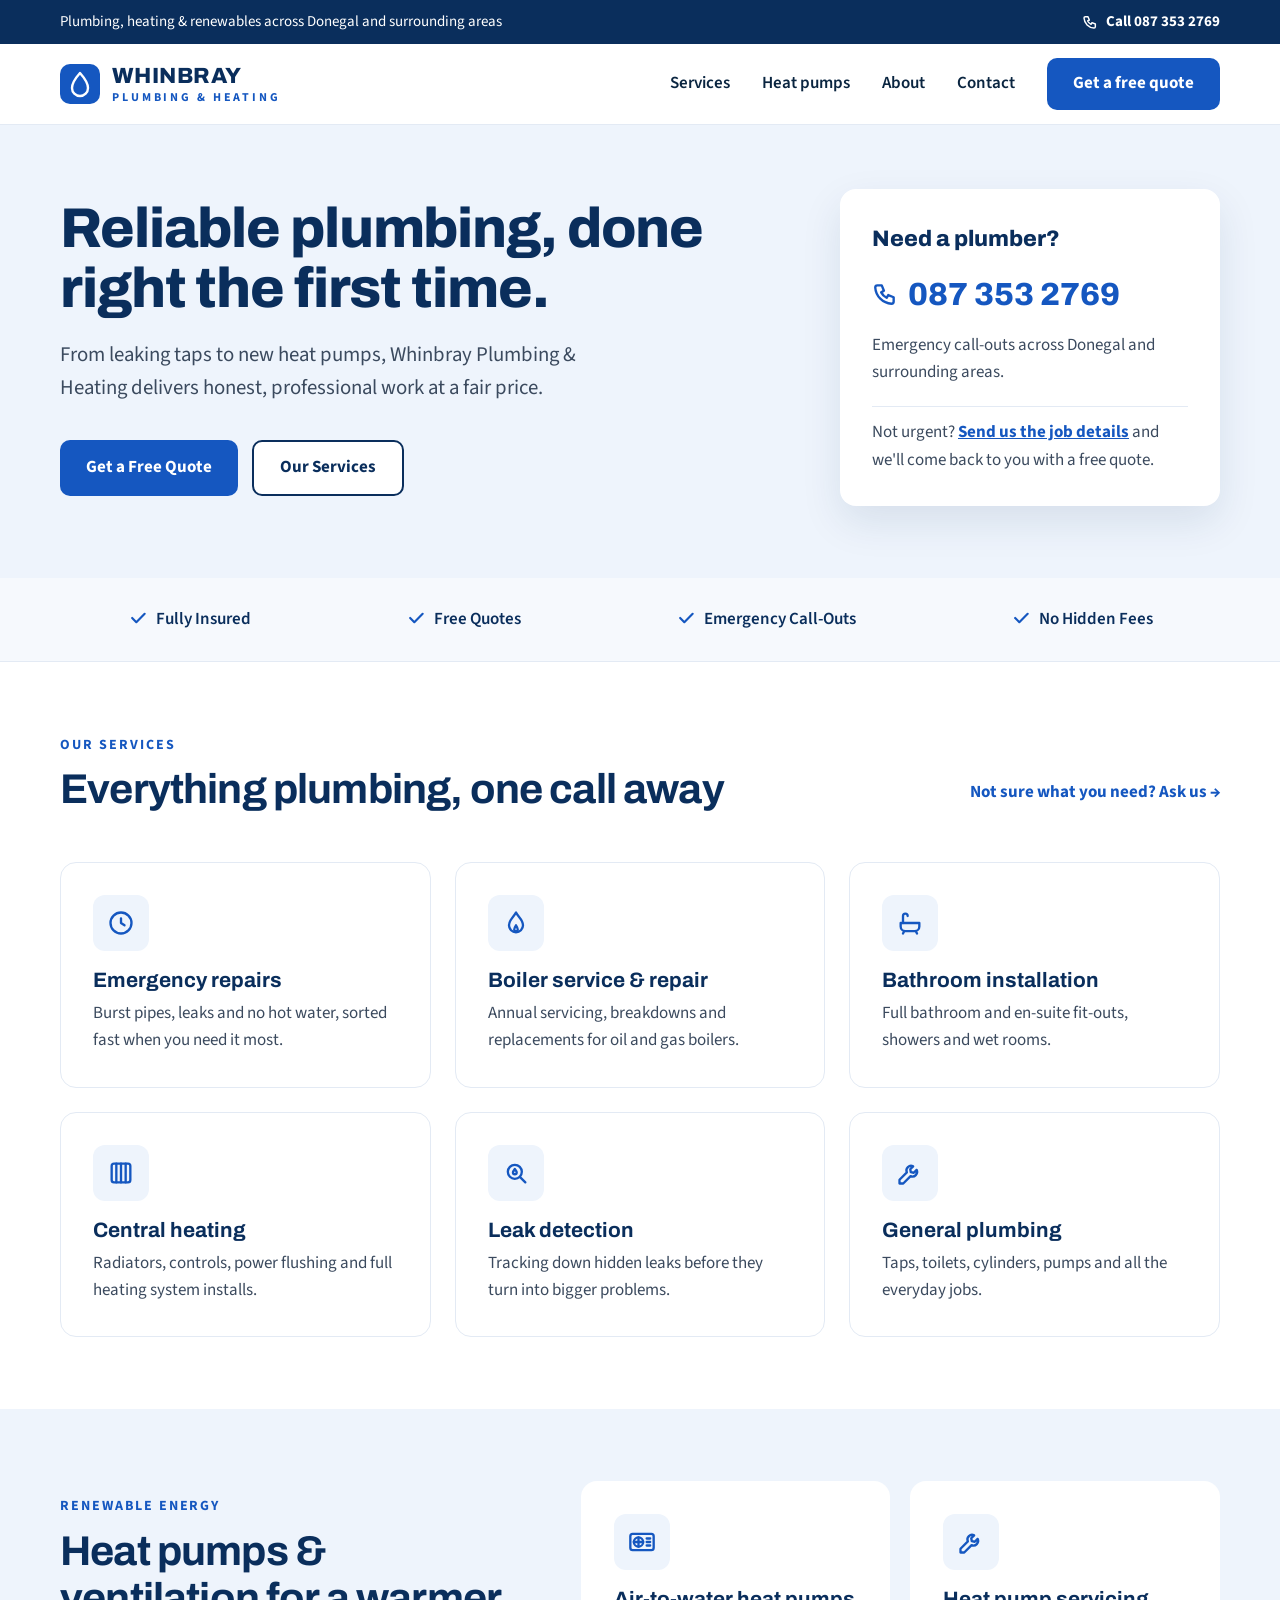
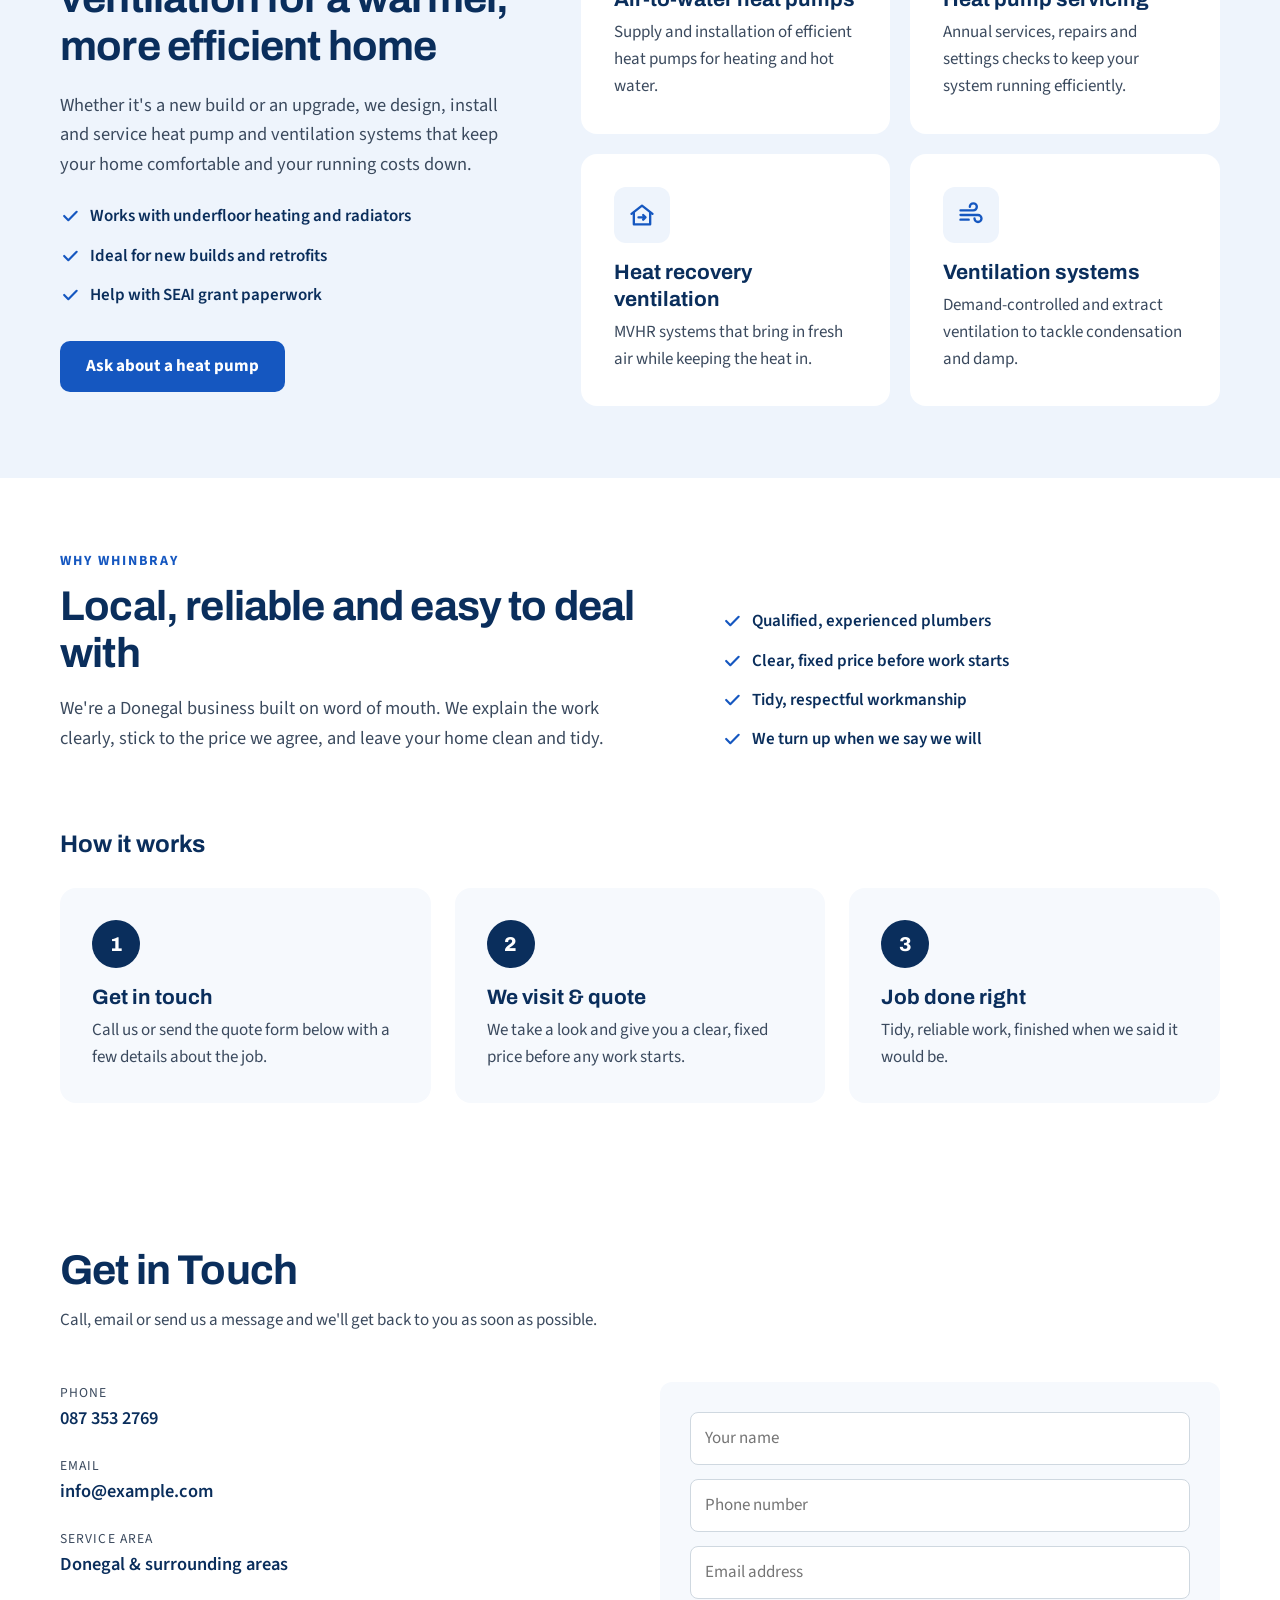
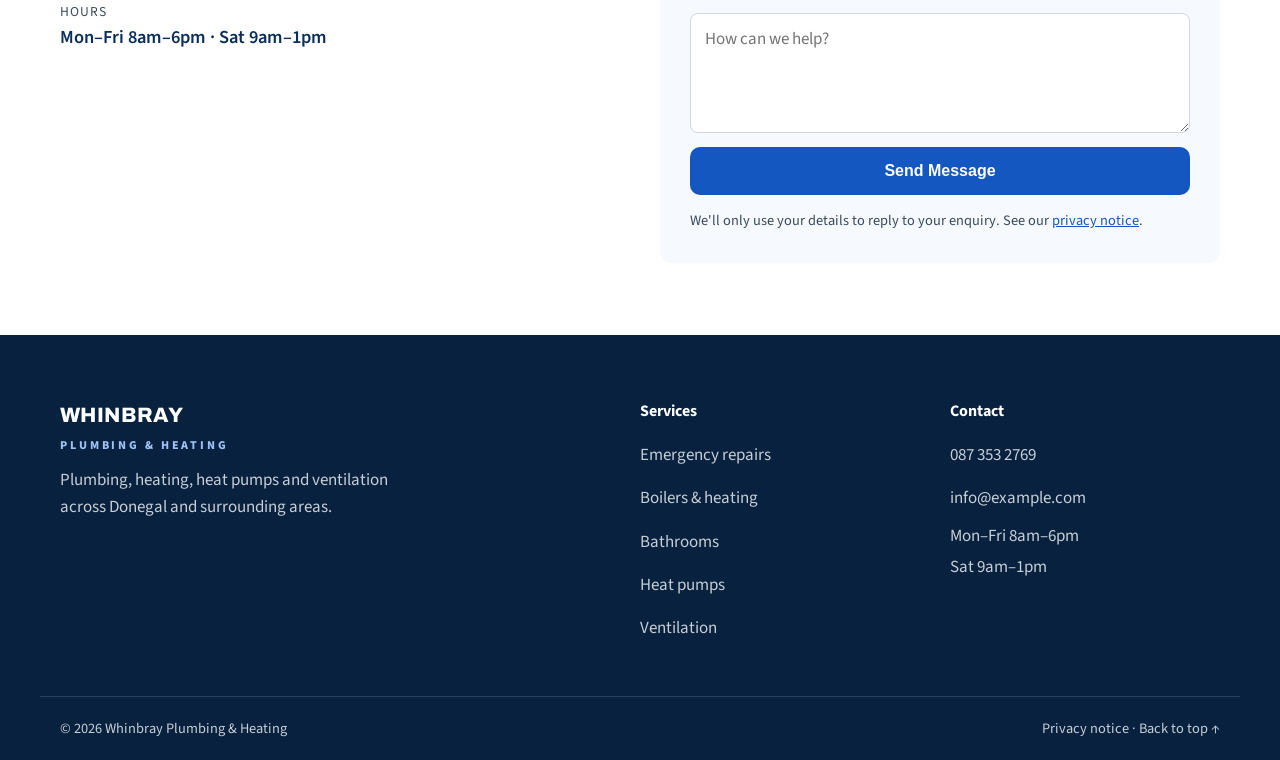
<file: index.html>
<!DOCTYPE html>
<html lang="en-IE">
<head>
  <script>document.documentElement.classList.add("js")</script>
  <meta charset="UTF-8">
  <meta name="viewport" content="width=device-width, initial-scale=1.0">
  <title>Whinbray Plumbing &amp; Heating | Plumbers in Donegal</title>
  <meta name="description" content="Whinbray Plumbing &amp; Heating — reliable plumbing, heating, heat pumps and ventilation across Donegal and surrounding areas. Free quotes and emergency call-outs.">
  <!-- Social sharing (WhatsApp, Facebook, LinkedIn, X) -->
  <!-- TODO once the domain is live: add og:url and make og:image absolute, e.g. https://DOMAIN/icons/og-image.png -->
  <meta property="og:type" content="website">
  <meta property="og:site_name" content="Whinbray Plumbing &amp; Heating">
  <meta property="og:title" content="Whinbray Plumbing &amp; Heating | Plumbers in Donegal">
  <meta property="og:description" content="Plumbing, heating, heat pumps and ventilation across Donegal and surrounding areas. Free quotes and emergency call-outs.">
  <meta property="og:locale" content="en_IE">
  <meta property="og:image" content="icons/og-image.png">
  <meta property="og:image:width" content="1200">
  <meta property="og:image:height" content="630">
  <meta property="og:image:alt" content="Whinbray Plumbing &amp; Heating, plumbing, heating, heat pumps and ventilation across Donegal. Call 087 353 2769.">
  <meta name="twitter:card" content="summary_large_image">

  <!-- Business details for Google (local search) -->
  <!-- TODO once confirmed: add "url", "email" and "openingHoursSpecification" -->
  <script type="application/ld+json">
  {
    "@context": "https://schema.org",
    "@type": "Plumber",
    "name": "Whinbray Plumbing & Heating",
    "description": "Plumbing, heating, heat pumps and ventilation across Donegal and surrounding areas. Free quotes and emergency call-outs.",
    "telephone": "+353873532769",
    "address": {
      "@type": "PostalAddress",
      "addressRegion": "Co. Donegal",
      "addressCountry": "IE"
    },
    "areaServed": {
      "@type": "AdministrativeArea",
      "name": "County Donegal"
    },
    "makesOffer": [
      { "@type": "Offer", "itemOffered": { "@type": "Service", "name": "Emergency plumbing repairs" } },
      { "@type": "Offer", "itemOffered": { "@type": "Service", "name": "Boiler service and repair" } },
      { "@type": "Offer", "itemOffered": { "@type": "Service", "name": "Bathroom installation" } },
      { "@type": "Offer", "itemOffered": { "@type": "Service", "name": "Central heating" } },
      { "@type": "Offer", "itemOffered": { "@type": "Service", "name": "Leak detection" } },
      { "@type": "Offer", "itemOffered": { "@type": "Service", "name": "Air-to-water heat pump installation and servicing" } },
      { "@type": "Offer", "itemOffered": { "@type": "Service", "name": "Heat recovery ventilation (MVHR)" } }
    ]
  }
  </script>

  <!-- Favicon: logo mark placeholder until the client's new logo arrives -->
  <link rel="icon" href="favicon.ico" sizes="any">
  <link rel="icon" href="icons/favicon.svg" type="image/svg+xml">
  <link rel="apple-touch-icon" href="icons/apple-touch-icon.png">
  <meta name="theme-color" content="#0a2e5c">
  <link rel="preconnect" href="https://fonts.googleapis.com">
  <link rel="preconnect" href="https://fonts.gstatic.com" crossorigin>
  <link href="https://fonts.googleapis.com/css2?family=Archivo:wght@700;800&family=Source+Sans+3:wght@400;600;700&display=swap" rel="stylesheet">
  <!-- Bump ?v= whenever styles.css changes so browsers fetch the new file instead of a cached one -->
  <link rel="stylesheet" href="styles.css?v=2026-11-15.5">
</head>
<body>

  <div class="topbar">
    <div class="container topbar-inner">
      <span class="topbar-area">Plumbing, heating &amp; renewables across Donegal and surrounding areas</span>
      <a href="tel:+353873532769" class="topbar-phone">
        <svg width="16" height="16" viewBox="0 0 24 24" fill="none" stroke="currentColor" stroke-width="2.2" stroke-linecap="round" stroke-linejoin="round" aria-hidden="true"><path d="M5 4h4l2 5-2.5 1.5a11 11 0 0 0 5 5L15 13l5 2v4a2 2 0 0 1-2 2A16 16 0 0 1 3 6a2 2 0 0 1 2-2"/></svg>
        Call 087 353 2769
      </a>
    </div>
  </div>

  <header class="site-header">
    <div class="container nav">
      <a href="#" class="logo" aria-label="Whinbray Plumbing &amp; Heating, home">
        <svg class="logo-mark" width="40" height="40" viewBox="0 0 40 40" fill="none" aria-hidden="true"><rect width="40" height="40" rx="10" fill="#1557C0"/><path d="M20 9s-8 9-8 15a8 8 0 0 0 16 0c0-6-8-15-8-15z" stroke="#fff" stroke-width="2.4" stroke-linejoin="round"/></svg>
        <span class="logo-text"><strong>WHINBRAY</strong><small>PLUMBING &amp; HEATING</small></span>
      </a>
      <button class="nav-toggle" type="button" aria-expanded="false" aria-controls="site-nav" aria-label="Open menu">
        <svg class="icon-open" width="24" height="24" viewBox="0 0 24 24" fill="none" stroke="currentColor" stroke-width="2.2" stroke-linecap="round" aria-hidden="true"><path d="M4 7h16M4 12h16M4 17h16"/></svg>
        <svg class="icon-close" width="24" height="24" viewBox="0 0 24 24" fill="none" stroke="currentColor" stroke-width="2.2" stroke-linecap="round" aria-hidden="true"><path d="M6 6l12 12M18 6L6 18"/></svg>
      </button>
      <nav id="site-nav" class="nav-menu" aria-label="Main">
        <ul class="nav-links">
          <li><a href="#services">Services</a></li>
          <li><a href="#renewables">Heat pumps</a></li>
          <li><a href="#about">About</a></li>
          <li><a href="#contact">Contact</a></li>
        </ul>
        <a href="#contact" class="btn btn-primary nav-cta">Get a free quote</a>
      </nav>
    </div>
  </header>

  <section class="hero">
    <div class="container hero-grid">
      <div>
        <h1>Reliable plumbing, done right the first time.</h1>
        <p class="hero-lead">From leaking taps to new heat pumps, Whinbray Plumbing &amp; Heating delivers honest, professional work at a fair price.</p>
        <div class="hero-actions">
          <a href="#contact" class="btn btn-primary">Get a Free Quote</a>
          <a href="#services" class="btn btn-outline">Our Services</a>
        </div>
      </div>
      <aside class="hero-card" aria-label="Call us">
        <p class="hero-card-title">Need a plumber?</p>
        <a href="tel:+353873532769" class="hero-card-phone">
          <svg width="26" height="26" viewBox="0 0 24 24" fill="none" stroke="currentColor" stroke-width="2.2" stroke-linecap="round" stroke-linejoin="round" aria-hidden="true"><path d="M5 4h4l2 5-2.5 1.5a11 11 0 0 0 5 5L15 13l5 2v4a2 2 0 0 1-2 2A16 16 0 0 1 3 6a2 2 0 0 1 2-2"/></svg>
          087 353 2769
        </a>
        <p class="hero-card-note">Emergency call-outs across Donegal and surrounding areas.</p>
        <hr>
        <p class="hero-card-note">Not urgent? <a href="#contact">Send us the job details</a> and we'll come back to you with a free quote.</p>
      </aside>
    </div>
  </section>

  <div class="trust">
    <ul class="container trust-items">
      <li><svg width="20" height="20" viewBox="0 0 24 24" fill="none" stroke="currentColor" stroke-width="2.6" stroke-linecap="round" stroke-linejoin="round" aria-hidden="true"><path d="M5 12l5 5L20 7"/></svg><span>Fully Insured</span></li>
      <li><svg width="20" height="20" viewBox="0 0 24 24" fill="none" stroke="currentColor" stroke-width="2.6" stroke-linecap="round" stroke-linejoin="round" aria-hidden="true"><path d="M5 12l5 5L20 7"/></svg><span>Free Quotes</span></li>
      <li><svg width="20" height="20" viewBox="0 0 24 24" fill="none" stroke="currentColor" stroke-width="2.6" stroke-linecap="round" stroke-linejoin="round" aria-hidden="true"><path d="M5 12l5 5L20 7"/></svg><span>Emergency Call&#8209;Outs</span></li>
      <li><svg width="20" height="20" viewBox="0 0 24 24" fill="none" stroke="currentColor" stroke-width="2.6" stroke-linecap="round" stroke-linejoin="round" aria-hidden="true"><path d="M5 12l5 5L20 7"/></svg><span>No Hidden Fees</span></li>
    </ul>
  </div>
  </div>

  <section id="services">
    <div class="container">
      <div class="section-head">
        <div>
          <p class="eyebrow">Our services</p>
          <h2 class="section-title">Everything plumbing, one call away</h2>
        </div>
        <a href="#contact" class="text-link">Not sure what you need? Ask us <span aria-hidden="true">&rarr;</span></a>
      </div>
      <ul class="services-grid">
        <li class="card">
          <div class="card-icon"><svg width="28" height="28" viewBox="0 0 24 24" fill="none" stroke="currentColor" stroke-width="2" stroke-linecap="round" stroke-linejoin="round" aria-hidden="true"><path d="M12 8v4l3 2"/><circle cx="12" cy="12" r="9"/></svg></div>
          <div>
            <h3>Emergency repairs</h3>
            <p>Burst pipes, leaks and no hot water, sorted fast when you need it most.</p>
          </div>
        </li>
        <li class="card">
          <div class="card-icon"><svg width="28" height="28" viewBox="0 0 24 24" fill="none" stroke="currentColor" stroke-width="2" stroke-linecap="round" stroke-linejoin="round" aria-hidden="true"><path d="M12 3c-2 4-6 6-6 11a6 6 0 0 0 12 0c0-5-4-7-6-11z"/><path d="M12 14c-1 1.5-1.5 2.5-1.5 3.5a1.5 1.5 0 0 0 3 0c0-1-.5-2-1.5-3.5z"/></svg></div>
          <div>
            <h3>Boiler service &amp; repair</h3>
            <p>Annual servicing, breakdowns and replacements for oil and gas boilers.</p>
          </div>
        </li>
        <li class="card">
          <div class="card-icon"><svg width="28" height="28" viewBox="0 0 24 24" fill="none" stroke="currentColor" stroke-width="2" stroke-linecap="round" stroke-linejoin="round" aria-hidden="true"><path d="M4 12h16v3a4 4 0 0 1-4 4H8a4 4 0 0 1-4-4v-3z"/><path d="M6 12V6a2 2 0 0 1 4 0"/><path d="M7 19l-1 2M17 19l1 2"/></svg></div>
          <div>
            <h3>Bathroom installation</h3>
            <p>Full bathroom and en-suite fit-outs, showers and wet rooms.</p>
          </div>
        </li>
        <li class="card">
          <div class="card-icon"><svg width="28" height="28" viewBox="0 0 24 24" fill="none" stroke="currentColor" stroke-width="2" stroke-linecap="round" stroke-linejoin="round" aria-hidden="true"><rect x="4" y="4" width="16" height="16" rx="2"/><path d="M8 4v16M12 4v16M16 4v16"/></svg></div>
          <div>
            <h3>Central heating</h3>
            <p>Radiators, controls, power flushing and full heating system installs.</p>
          </div>
        </li>
        <li class="card">
          <div class="card-icon"><svg width="28" height="28" viewBox="0 0 24 24" fill="none" stroke="currentColor" stroke-width="2" stroke-linecap="round" stroke-linejoin="round" aria-hidden="true"><circle cx="11" cy="11" r="6"/><path d="M20 20l-4.5-4.5"/><path d="M11 8.5c-1 1.3-1.6 2.2-1.6 3a1.6 1.6 0 0 0 3.2 0c0-.8-.6-1.7-1.6-3z"/></svg></div>
          <div>
            <h3>Leak detection</h3>
            <p>Tracking down hidden leaks before they turn into bigger problems.</p>
          </div>
        </li>
        <li class="card">
          <div class="card-icon"><svg width="28" height="28" viewBox="0 0 24 24" fill="none" stroke="currentColor" stroke-width="2" stroke-linecap="round" stroke-linejoin="round" aria-hidden="true"><path d="M14.7 6.3a4 4 0 0 0-5.4 5.2L3 17.8V21h3.2l6.3-6.3a4 4 0 0 0 5.2-5.4l-2.5 2.5-2.5-.5-.5-2.5 2.5-2.5z"/></svg></div>
          <div>
            <h3>General plumbing</h3>
            <p>Taps, toilets, cylinders, pumps and all the everyday jobs.</p>
          </div>
        </li>
      </ul>
    </div>
  </section>

  <section id="renewables" class="renewables">
    <div class="container renewables-grid">
      <div class="renewables-intro">
        <p class="eyebrow">Renewable energy</p>
        <h2 class="section-title">Heat pumps &amp; ventilation for a warmer, more efficient home</h2>
        <p class="renewables-lead">Whether it's a new build or an upgrade, we design, install and service heat pump and ventilation systems that keep your home comfortable and your running costs down.</p>
        <ul class="tick-list">
          <li><svg width="20" height="20" viewBox="0 0 24 24" fill="none" stroke="currentColor" stroke-width="2.6" stroke-linecap="round" stroke-linejoin="round" aria-hidden="true"><path d="M5 12l5 5L20 7"/></svg><span>Works with underfloor heating and radiators</span></li>
          <li><svg width="20" height="20" viewBox="0 0 24 24" fill="none" stroke="currentColor" stroke-width="2.6" stroke-linecap="round" stroke-linejoin="round" aria-hidden="true"><path d="M5 12l5 5L20 7"/></svg><span>Ideal for new builds and retrofits</span></li>
          <li><svg width="20" height="20" viewBox="0 0 24 24" fill="none" stroke="currentColor" stroke-width="2.6" stroke-linecap="round" stroke-linejoin="round" aria-hidden="true"><path d="M5 12l5 5L20 7"/></svg><span>Help with SEAI grant paperwork</span></li>
        </ul>
        <!-- TODO: confirm with client that they help with SEAI grants before launch -->
        <a href="#contact" class="btn btn-primary">Ask about a heat pump</a>
      </div>
      <ul class="renewables-cards">
          <li class="card">
            <div class="card-icon"><svg width="28" height="28" viewBox="0 0 24 24" fill="none" stroke="currentColor" stroke-width="2" stroke-linecap="round" stroke-linejoin="round" aria-hidden="true"><rect x="2" y="5" width="20" height="14" rx="2"/><circle cx="9" cy="12" r="4"/><path d="M9 8v8M5 12h8"/><path d="M16 9h3M16 12h3M16 15h3"/></svg></div>
            <div>
              <h3>Air-to-water heat pumps</h3>
              <p>Supply and installation of efficient heat pumps for heating and hot water.</p>
            </div>
          </li>
          <li class="card">
            <div class="card-icon"><svg width="28" height="28" viewBox="0 0 24 24" fill="none" stroke="currentColor" stroke-width="2" stroke-linecap="round" stroke-linejoin="round" aria-hidden="true"><path d="M14.7 6.3a4 4 0 0 0-5.4 5.2L3 17.8V21h3.2l6.3-6.3a4 4 0 0 0 5.2-5.4l-2.5 2.5-2.5-.5-.5-2.5 2.5-2.5z"/></svg></div>
            <div>
              <h3>Heat pump servicing</h3>
              <p>Annual services, repairs and settings checks to keep your system running efficiently.</p>
            </div>
          </li>
          <li class="card">
            <div class="card-icon"><svg width="28" height="28" viewBox="0 0 24 24" fill="none" stroke="currentColor" stroke-width="2" stroke-linecap="round" stroke-linejoin="round" aria-hidden="true"><path d="M3 11l9-7 9 7"/><path d="M5 10v10h14V10"/><path d="M9 14h6M13 12l2 2-2 2"/></svg></div>
            <div>
              <h3>Heat recovery ventilation</h3>
              <p>MVHR systems that bring in fresh air while keeping the heat in.</p>
            </div>
          </li>
          <li class="card">
            <div class="card-icon"><svg width="28" height="28" viewBox="0 0 24 24" fill="none" stroke="currentColor" stroke-width="2" stroke-linecap="round" stroke-linejoin="round" aria-hidden="true"><path d="M3 8h11a3 3 0 1 0-3-3"/><path d="M3 12h15a3 3 0 1 1-3 3"/><path d="M3 16h7"/></svg></div>
            <div>
              <h3>Ventilation systems</h3>
              <p>Demand-controlled and extract ventilation to tackle condensation and damp.</p>
            </div>
          </li>
      </ul>
    </div>
  </section>

  <section id="about" class="about">
    <div class="container">
      <div class="about-grid">
        <div>
          <p class="eyebrow">Why Whinbray</p>
          <h2 class="section-title">Local, reliable and easy to deal with</h2>
          <p class="about-lead">We're a Donegal business built on word of mouth. We explain the work clearly, stick to the price we agree, and leave your home clean and tidy.</p>
        </div>
        <ul class="tick-list about-points">
          <li><svg width="20" height="20" viewBox="0 0 24 24" fill="none" stroke="currentColor" stroke-width="2.6" stroke-linecap="round" stroke-linejoin="round" aria-hidden="true"><path d="M5 12l5 5L20 7"/></svg><span>Qualified, experienced plumbers</span></li>
          <li><svg width="20" height="20" viewBox="0 0 24 24" fill="none" stroke="currentColor" stroke-width="2.6" stroke-linecap="round" stroke-linejoin="round" aria-hidden="true"><path d="M5 12l5 5L20 7"/></svg><span>Clear, fixed price before work starts</span></li>
          <li><svg width="20" height="20" viewBox="0 0 24 24" fill="none" stroke="currentColor" stroke-width="2.6" stroke-linecap="round" stroke-linejoin="round" aria-hidden="true"><path d="M5 12l5 5L20 7"/></svg><span>Tidy, respectful workmanship</span></li>
          <li><svg width="20" height="20" viewBox="0 0 24 24" fill="none" stroke="currentColor" stroke-width="2.6" stroke-linecap="round" stroke-linejoin="round" aria-hidden="true"><path d="M5 12l5 5L20 7"/></svg><span>We turn up when we say we will</span></li>
        </ul>
      </div>

      <h3 class="steps-title">How it works</h3>
      <ol class="steps">
        <li class="step">
          <h4>Get in touch</h4>
          <p>Call us or send the quote form below with a few details about the job.</p>
        </li>
        <li class="step">
          <h4>We visit &amp; quote</h4>
          <p>We take a look and give you a clear, fixed price before any work starts.</p>
        </li>
        <li class="step">
          <h4>Job done right</h4>
          <p>Tidy, reliable work, finished when we said it would be.</p>
        </li>
      </ol>
    </div>
  </section>

  <section id="contact">
    <div class="container">
      <h2 class="section-title">Get in Touch</h2>
      <p class="section-sub">Call, email or send us a message and we'll get back to you as soon as possible.</p>
      <div class="contact-grid">
        <!-- TODO: replace placeholder email and confirm opening hours -->
        <div class="contact-info">
          <div class="item">
            <div class="label">Phone</div>
            <div class="value"><a href="tel:+353873532769">087 353 2769</a></div>
          </div>
          <div class="item">
            <div class="label">Email</div>
            <div class="value"><a href="mailto:info@example.com">info@example.com</a></div>
          </div>
          <div class="item">
            <div class="label">Service Area</div>
            <div class="value">Donegal &amp; surrounding areas</div>
          </div>
          <div class="item">
            <div class="label">Hours</div>
            <div class="value">Mon–Fri 8am–6pm · Sat 9am–1pm</div>
          </div>
        </div>
        <!-- GitHub Pages is static, so this opens the visitor's email client.
             Swap the action for a form service (e.g. Formspree) to receive submissions directly. -->
        <form action="mailto:info@example.com" method="post" enctype="text/plain">
          <input type="text" name="name" placeholder="Your name" required>
          <input type="tel" name="phone" placeholder="Phone number">
          <input type="email" name="email" placeholder="Email address" required>
          <textarea name="message" placeholder="How can we help?" required></textarea>
          <button type="submit" class="btn btn-primary">Send Message</button>
          <p style="font-size: 0.9rem; color: var(--muted);">We'll only use your details to reply to your enquiry. See our <a href="privacy.html" style="color: var(--blue); text-decoration: underline;">privacy notice</a>.</p>
        </form>
      </div>
    </div>
  </section>

  <footer class="site-footer">
    <div class="container footer-top">
      <div class="footer-brand">
        <p class="footer-logo">WHINBRAY <span>PLUMBING &amp; HEATING</span></p>
        <p>Plumbing, heating, heat pumps and ventilation across Donegal and surrounding areas.</p>
      </div>
      <nav class="footer-col" aria-label="Services">
        <h2>Services</h2>
        <ul>
          <li><a href="#services">Emergency repairs</a></li>
          <li><a href="#services">Boilers &amp; heating</a></li>
          <li><a href="#services">Bathrooms</a></li>
          <li><a href="#renewables">Heat pumps</a></li>
          <li><a href="#renewables">Ventilation</a></li>
        </ul>
      </nav>
      <!-- TODO: replace placeholder email and confirm opening hours -->
      <div class="footer-col">
        <h2>Contact</h2>
        <ul>
          <li><a href="tel:+353873532769">087 353 2769</a></li>
          <li><a href="mailto:info@example.com">info@example.com</a></li>
          <li>Mon–Fri 8am–6pm</li>
          <li>Sat 9am–1pm</li>
        </ul>
      </div>
    </div>
    <div class="container footer-bottom">
      <p>&copy; <span id="year"></span> Whinbray Plumbing &amp; Heating</p>
      <p><a href="privacy.html">Privacy notice</a> &middot; <a href="#">Back to top <span aria-hidden="true">&uarr;</span></a></p>
    </div>
  </footer>

  <script>
    document.getElementById("year").textContent = new Date().getFullYear();

    // Mobile menu
    (function () {
      var header = document.querySelector(".site-header");
      var toggle = header.querySelector(".nav-toggle");
      function setOpen(open) {
        header.classList.toggle("is-open", open);
        toggle.setAttribute("aria-expanded", String(open));
        toggle.setAttribute("aria-label", open ? "Close menu" : "Open menu");
      }
      toggle.addEventListener("click", function () {
        setOpen(!header.classList.contains("is-open"));
      });
      header.querySelectorAll(".nav-menu a").forEach(function (link) {
        link.addEventListener("click", function () { setOpen(false); });
      });
      document.addEventListener("keydown", function (e) {
        if (e.key === "Escape" && header.classList.contains("is-open")) {
          setOpen(false);
          toggle.focus();
        }
      });
      window.matchMedia("(min-width: 1025px)").addEventListener("change", function (e) {
        if (e.matches) setOpen(false);
      });
    })();

    // Scroll-in animations. Content is only hidden once this runs, so it
    // stays visible if JS fails, and is skipped for reduced-motion users.
    (function () {
      var reduce = window.matchMedia("(prefers-reduced-motion: reduce)").matches;
      if (reduce || !("IntersectionObserver" in window)) return;

      var groups = [
        ".section-head",
        ".services-grid > li",
        ".renewables-intro",
        ".renewables-cards > li",
        ".about-grid > *",
        ".steps-title",
        ".steps > li",
        ".contact-grid > *",
        ".footer-top > *"
      ];
      var items = [];
      groups.forEach(function (sel) {
        document.querySelectorAll(sel).forEach(function (el, i) {
          el.classList.add("reveal");
          // Stagger siblings, capped so long lists don't drag
          el.style.setProperty("--reveal-delay", Math.min(i, 5) * 90 + "ms");
          items.push(el);
        });
      });

      function done(el) {
        // Once shown, drop the reveal styles so hover effects aren't delayed
        el.classList.remove("reveal", "is-visible");
        el.style.removeProperty("--reveal-delay");
      }

      var io = new IntersectionObserver(function (entries) {
        entries.forEach(function (entry) {
          if (!entry.isIntersecting) return;
          var el = entry.target;
          io.unobserve(el);
          el.classList.add("is-visible");
          el.addEventListener("transitionend", function handler(e) {
            if (e.target !== el || e.propertyName !== "opacity") return;
            el.removeEventListener("transitionend", handler);
            done(el);
          });
        });
      }, { rootMargin: "0px 0px -8% 0px", threshold: 0.12 });

      items.forEach(function (el) { io.observe(el); });

      // Never leave anything hidden when printing
      window.addEventListener("beforeprint", function () { items.forEach(done); });
    })();
  </script>
</body>
</html>
</file>
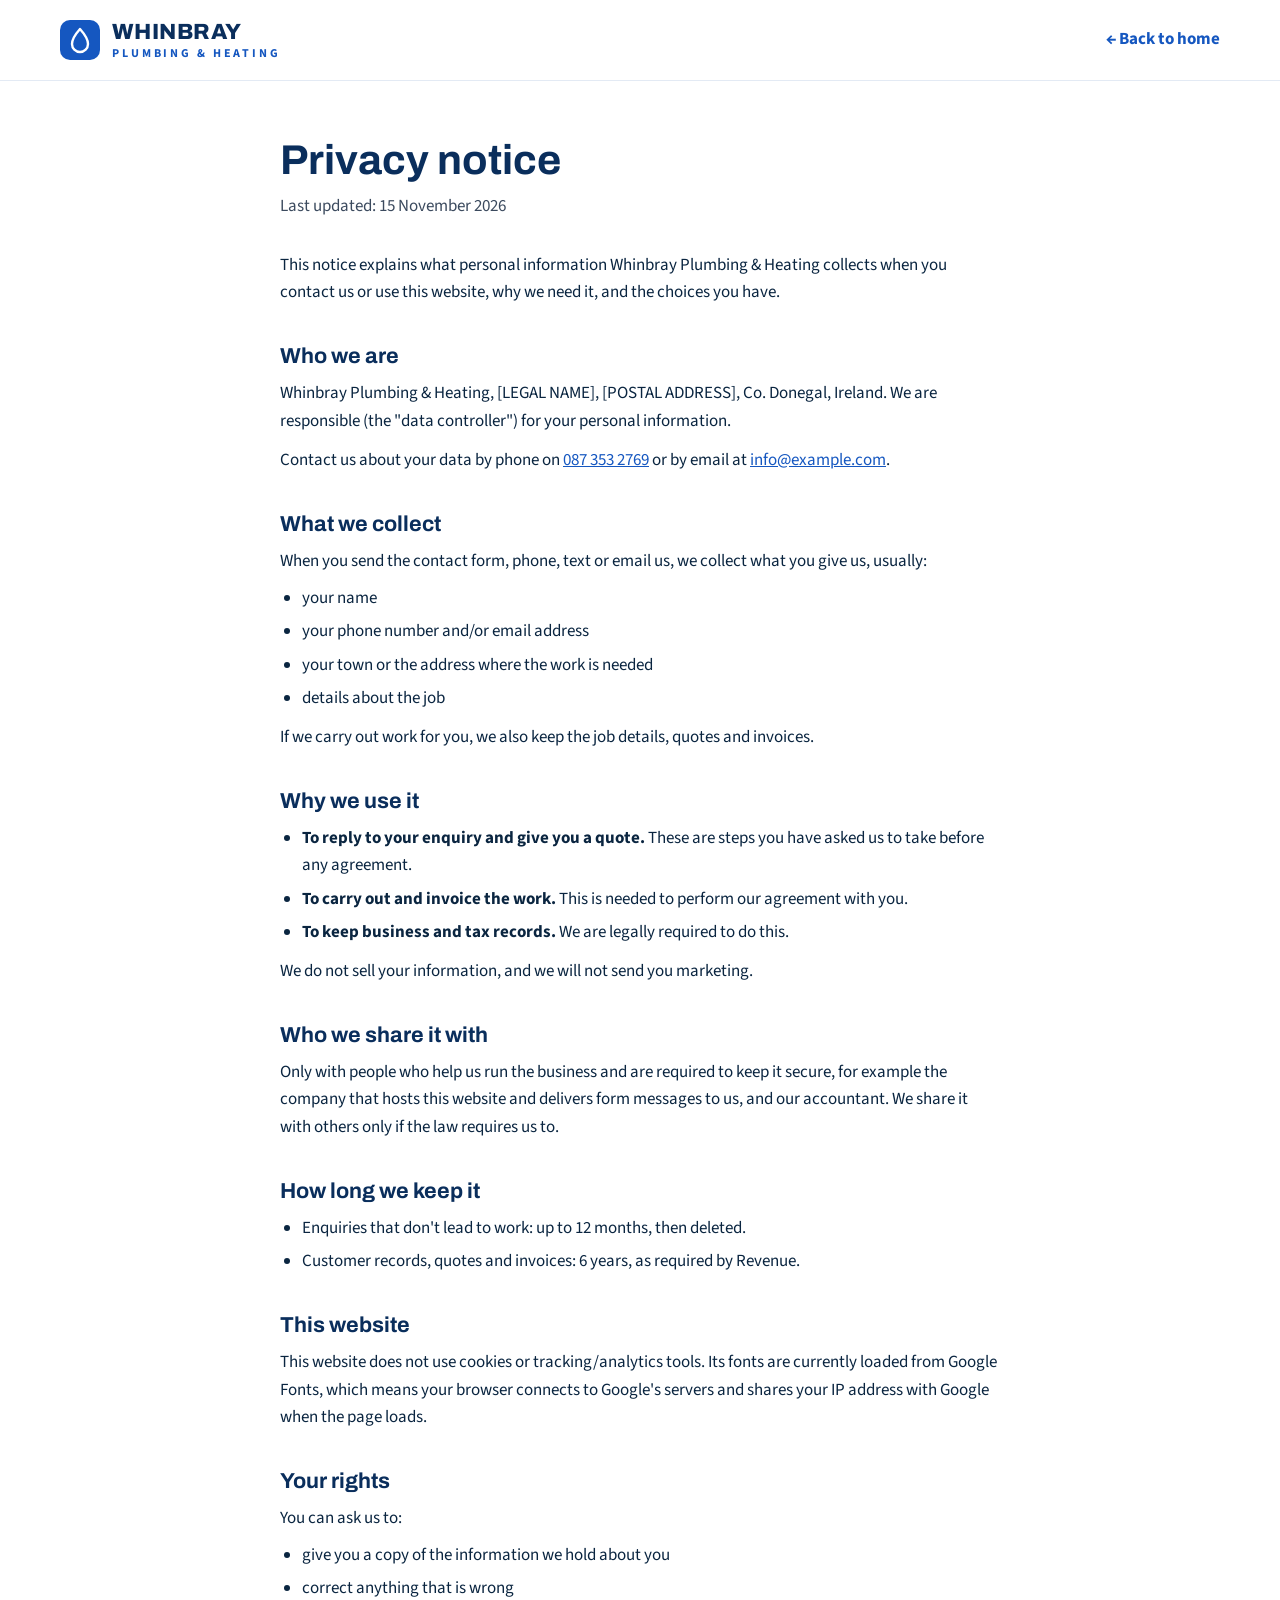
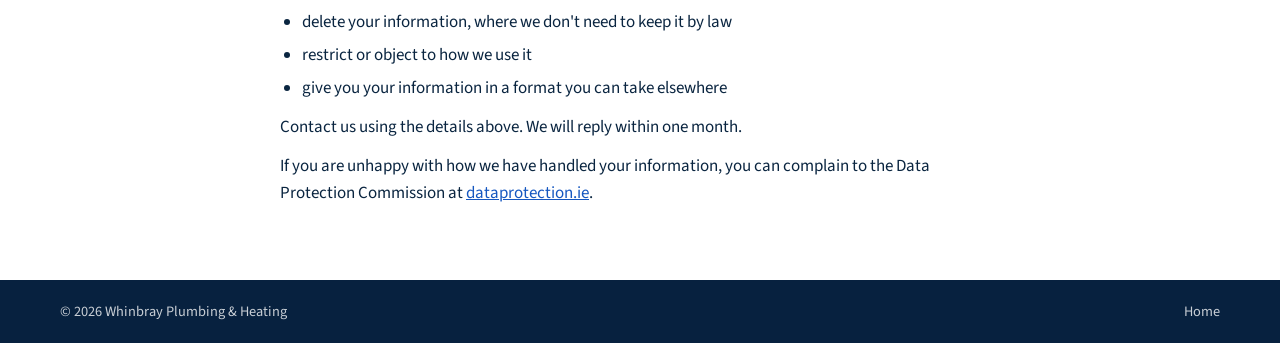
<file: privacy.html>
<!DOCTYPE html>
<html lang="en-IE">
<head>
  <meta charset="UTF-8">
  <meta name="viewport" content="width=device-width, initial-scale=1.0">
  <title>Privacy notice | Whinbray Plumbing &amp; Heating</title>
  <meta name="description" content="How Whinbray Plumbing &amp; Heating collects, uses and protects your personal information.">
  <meta name="robots" content="noindex">
  <link rel="icon" href="favicon.ico" sizes="any">
  <link rel="icon" href="icons/favicon.svg" type="image/svg+xml">
  <link rel="apple-touch-icon" href="icons/apple-touch-icon.png">
  <meta name="theme-color" content="#0a2e5c">
  <link rel="preconnect" href="https://fonts.googleapis.com">
  <link rel="preconnect" href="https://fonts.gstatic.com" crossorigin>
  <link href="https://fonts.googleapis.com/css2?family=Archivo:wght@700;800&family=Source+Sans+3:wght@400;600;700&display=swap" rel="stylesheet">
  <!-- Uses the main stylesheet; keep ?v= in step with index.html -->
  <link rel="stylesheet" href="styles.css?v=2026-11-15.5">
  <style>
    .legal { padding: 56px 0 72px; }
    .legal .container { max-width: 760px; }
    .legal h1 {
      font-size: clamp(2rem, 4vw, 2.6rem);
      line-height: 1.15;
      color: var(--navy);
      margin-bottom: 8px;
    }
    .legal .updated { color: var(--muted); margin-bottom: 32px; }
    .legal h2 {
      font-size: 1.35rem;
      line-height: 1.3;
      color: var(--navy);
      margin: 36px 0 10px;
    }
    .legal p, .legal li { color: var(--text); }
    .legal p + p, .legal ul + p { margin-top: 12px; }
    .legal ul { padding-left: 1.3em; display: grid; gap: 6px; margin-top: 10px; }
    .legal a { color: var(--blue); text-decoration: underline; }
    .legal-header .nav { justify-content: space-between; }
    .back-link { font-weight: 700; color: var(--blue); padding: 12px 0; white-space: nowrap; }
    .back-link:hover { text-decoration: underline; }
    .legal-footer { padding-top: 0; }
    .legal-footer .footer-bottom { border-top: 0; }
  </style>
</head>
<body>

  <header class="site-header legal-header">
    <div class="container nav">
      <a href="index.html" class="logo" aria-label="Whinbray Plumbing &amp; Heating, home">
        <svg class="logo-mark" width="40" height="40" viewBox="0 0 40 40" fill="none" aria-hidden="true"><rect width="40" height="40" rx="10" fill="#1557C0"/><path d="M20 9s-8 9-8 15a8 8 0 0 0 16 0c0-6-8-15-8-15z" stroke="#fff" stroke-width="2.4" stroke-linejoin="round"/></svg>
        <span class="logo-text"><strong>WHINBRAY</strong><small>PLUMBING &amp; HEATING</small></span>
      </a>
      <a href="index.html" class="back-link"><span aria-hidden="true">&larr;</span> Back to home</a>
    </div>
  </header>

  <main class="legal">
    <div class="container">
      <h1>Privacy notice</h1>
      <p class="updated">Last updated: 15 November 2026</p>

      <p>This notice explains what personal information Whinbray Plumbing &amp; Heating collects when you contact us or use this website, why we need it, and the choices you have.</p>

      <h2>Who we are</h2>
      <!-- TODO: add the owner's / business's legal name and postal address -->
      <p>Whinbray Plumbing &amp; Heating, [LEGAL NAME], [POSTAL ADDRESS], Co. Donegal, Ireland. We are responsible (the "data controller") for your personal information.</p>
      <!-- TODO: replace placeholder email -->
      <p>Contact us about your data by phone on <a href="tel:+353873532769">087 353 2769</a> or by email at <a href="mailto:info@example.com">info@example.com</a>.</p>

      <h2>What we collect</h2>
      <p>When you send the contact form, phone, text or email us, we collect what you give us, usually:</p>
      <ul>
        <li>your name</li>
        <li>your phone number and/or email address</li>
        <li>your town or the address where the work is needed</li>
        <li>details about the job</li>
      </ul>
      <p>If we carry out work for you, we also keep the job details, quotes and invoices.</p>

      <h2>Why we use it</h2>
      <ul>
        <li><strong>To reply to your enquiry and give you a quote.</strong> These are steps you have asked us to take before any agreement.</li>
        <li><strong>To carry out and invoice the work.</strong> This is needed to perform our agreement with you.</li>
        <li><strong>To keep business and tax records.</strong> We are legally required to do this.</li>
      </ul>
      <p>We do not sell your information, and we will not send you marketing.</p>

      <h2>Who we share it with</h2>
      <p>Only with people who help us run the business and are required to keep it secure, for example the company that hosts this website and delivers form messages to us, and our accountant. We share it with others only if the law requires us to.</p>

      <h2>How long we keep it</h2>
      <ul>
        <li>Enquiries that don't lead to work: up to 12 months, then deleted.</li>
        <li>Customer records, quotes and invoices: 6 years, as required by Revenue.</li>
      </ul>

      <h2>This website</h2>
      <p>This website does not use cookies or tracking/analytics tools. Its fonts are currently loaded from Google Fonts, which means your browser connects to Google's servers and shares your IP address with Google when the page loads.</p>

      <h2>Your rights</h2>
      <p>You can ask us to:</p>
      <ul>
        <li>give you a copy of the information we hold about you</li>
        <li>correct anything that is wrong</li>
        <li>delete your information, where we don't need to keep it by law</li>
        <li>restrict or object to how we use it</li>
        <li>give you your information in a format you can take elsewhere</li>
      </ul>
      <p>Contact us using the details above. We will reply within one month.</p>
      <p>If you are unhappy with how we have handled your information, you can complain to the Data Protection Commission at <a href="https://www.dataprotection.ie">dataprotection.ie</a>.</p>
    </div>
  </main>

  <footer class="site-footer legal-footer">
    <div class="container footer-bottom">
      <p>&copy; <span id="year">2026</span> Whinbray Plumbing &amp; Heating</p>
      <p><a href="index.html">Home</a></p>
    </div>
  </footer>

  <script>
    document.getElementById("year").textContent = new Date().getFullYear();
  </script>
</body>
</html>
</file>
<file: styles.css>
:root {
  /* Brand: white & blue (from the approved mockup) */
  --navy: #0a2e5c;
  --navy-deep: #07213f;
  --blue: #1557c0;
  --blue-dark: #0f469f;
  --blue-light: #eef4fc;
  --text: #0a2540;
  --muted: #3b4a5e;
  --border: #e3eaf4;
  --bg: #ffffff;
  --bg-alt: #f6f9fd;
  --radius: 12px;
  --max: 1200px;
  --font-body: "Source Sans 3", system-ui, -apple-system, "Segoe UI", sans-serif;
  --font-head: "Archivo", system-ui, -apple-system, "Segoe UI", sans-serif;
  --header-h: 80px;
}

* { box-sizing: border-box; margin: 0; padding: 0; }

html { scroll-behavior: smooth; scroll-padding-top: var(--header-h); }

body {
  font-family: var(--font-body);
  font-size: 1.0625rem;
  color: var(--text);
  background: var(--bg);
  line-height: 1.6;
  -webkit-text-size-adjust: 100%;
}

h1, h2, h3 { font-family: var(--font-head); }

a { color: inherit; text-decoration: none; }

:focus-visible { outline: 3px solid var(--blue); outline-offset: 2px; }

.container {
  width: 100%;
  max-width: var(--max);
  margin: 0 auto;
  padding: 0 20px;
}

.btn {
  display: inline-flex;
  align-items: center;
  justify-content: center;
  min-height: 48px;
  padding: 12px 26px;
  border-radius: 10px;
  font-weight: 700;
  transition: background 0.15s ease, color 0.15s ease;
}
.btn-primary { background: var(--blue); color: #fff; }
.btn-primary:hover { background: var(--blue-dark); }
.btn-outline { border: 2px solid var(--navy); color: var(--navy); background: #fff; }
.btn-outline:hover { background: var(--navy); color: #fff; }

/* Top bar */
.topbar {
  background: var(--navy);
  color: #fff;
  font-size: 0.9375rem;
}
.topbar-inner {
  display: flex;
  align-items: center;
  justify-content: space-between;
  gap: 16px;
  min-height: 44px;
}
.topbar-phone {
  display: inline-flex;
  align-items: center;
  gap: 8px;
  font-weight: 700;
  white-space: nowrap;
  padding: 10px 0;
}
.topbar-phone:hover { text-decoration: underline; }

/* Header */
.site-header {
  position: sticky;
  top: 0;
  z-index: 50;
  background: #fff;
  border-bottom: 1px solid var(--border);
}
.nav {
  display: flex;
  align-items: center;
  justify-content: space-between;
  gap: 24px;
  height: var(--header-h);
}
.logo {
  display: flex;
  align-items: center;
  gap: 12px;
  color: var(--navy);
  flex-shrink: 0;
}
.logo-text { display: flex; flex-direction: column; line-height: 1; }
.logo-text strong {
  font-family: var(--font-head);
  font-weight: 800;
  font-size: 1.375rem;
  letter-spacing: 0.02em;
}
.logo-text small {
  font-size: 0.75rem;
  font-weight: 700;
  letter-spacing: 0.24em;
  color: var(--blue);
  margin-top: 5px;
}
.nav-menu {
  display: flex;
  align-items: center;
  gap: 32px;
}
.nav-links {
  display: flex;
  gap: 32px;
  list-style: none;
  font-weight: 600;
}
.nav-links a { color: var(--text); padding: 8px 0; white-space: nowrap; }
.nav-links a:hover { color: var(--blue); }
.nav-toggle {
  display: none;
  width: 48px;
  height: 48px;
  border: 1px solid var(--border);
  border-radius: 10px;
  background: #fff;
  color: var(--navy);
  cursor: pointer;
  align-items: center;
  justify-content: center;
}
.nav-toggle .icon-close { display: none; }

/* Hero */
.hero {
  background: var(--blue-light);
  color: var(--navy);
  padding: 64px 0 72px;
}
.hero-grid {
  display: grid;
  grid-template-columns: minmax(0, 1fr) 380px;
  gap: 56px;
  align-items: center;
}
.hero h1 {
  font-size: clamp(2.25rem, 4.6vw, 3.5rem);
  font-weight: 800;
  line-height: 1.06;
  letter-spacing: -0.02em;
  max-width: 760px;
  margin-bottom: 20px;
}
.hero-lead {
  font-size: clamp(1.0625rem, 2vw, 1.3rem);
  color: var(--muted);
  max-width: 580px;
  margin-bottom: 36px;
}
.hero-actions { display: flex; flex-wrap: wrap; gap: 14px; }
.hero-card {
  background: #fff;
  border-radius: 16px;
  padding: 32px;
  box-shadow: 0 16px 40px rgba(10, 46, 92, 0.1);
}
.hero-card-title {
  font-family: var(--font-head);
  font-weight: 800;
  font-size: 1.4rem;
  color: var(--navy);
  margin-bottom: 8px;
}
.hero-card-phone {
  display: inline-flex;
  align-items: center;
  gap: 10px;
  font-family: var(--font-head);
  font-weight: 800;
  font-size: 2rem;
  color: var(--blue);
  white-space: nowrap;
  padding: 4px 0;
}
.hero-card-phone:hover { color: var(--blue-dark); }
.hero-card-note { color: var(--muted); margin-top: 8px; }
.hero-card-note a { color: var(--blue); font-weight: 700; text-decoration: underline; }
.hero-card hr { border: 0; border-top: 1px solid var(--border); margin: 20px 0 12px; }

/* Trust bar */
.trust {
  background: var(--bg-alt);
  padding: 28px 0;
  border-bottom: 1px solid var(--border);
}
.trust-items {
  list-style: none;
  display: flex;
  flex-wrap: wrap;
  justify-content: space-around;
  gap: 20px;
  font-weight: 600;
  color: var(--navy);
}
.trust-items li { display: flex; align-items: flex-start; gap: 8px; }
.trust-items svg { color: var(--blue); flex-shrink: 0; margin-top: 2px; }

/* Sections */
section { padding: 72px 0; }
.section-title {
  font-size: clamp(1.8rem, 3.5vw, 2.6rem);
  line-height: 1.15;
  letter-spacing: -0.02em;
  color: var(--navy);
  margin-bottom: 12px;
}
.section-sub {
  color: var(--muted);
  max-width: 620px;
  margin-bottom: 48px;
}

/* Section heading helpers */
.eyebrow {
  color: var(--blue);
  font-weight: 700;
  font-size: 0.875rem;
  letter-spacing: 0.14em;
  text-transform: uppercase;
  margin-bottom: 10px;
}
.section-head {
  display: flex;
  align-items: flex-end;
  justify-content: space-between;
  gap: 16px 32px;
  flex-wrap: wrap;
  margin-bottom: 48px;
}
.section-head .section-title { margin-bottom: 0; }
.text-link {
  color: var(--blue);
  font-weight: 700;
  padding: 8px 0;
}
.text-link:hover { color: var(--navy); text-decoration: underline; }

/* Services */
.services-grid {
  list-style: none;
  display: grid;
  grid-template-columns: repeat(3, minmax(0, 1fr));
  gap: 24px;
}
.card {
  background: #fff;
  border: 1px solid var(--border);
  border-radius: 16px;
  padding: 32px;
  display: flex;
  flex-direction: column;
  gap: 16px;
  transition: box-shadow 0.25s ease, border-color 0.25s ease, transform 0.25s ease;
}
.card:hover {
  transform: translateY(-4px);
  border-color: #c9daf3;
  box-shadow: 0 12px 30px rgba(10, 46, 92, 0.08);
}
.card-icon {
  width: 56px;
  height: 56px;
  flex-shrink: 0;
  border-radius: 12px;
  background: var(--blue-light);
  color: var(--blue);
  display: grid;
  place-items: center;
}
.card h3 { color: var(--navy); font-size: 1.3rem; font-weight: 700; line-height: 1.3; margin-bottom: 6px; }
.card p { color: var(--muted); }

@media (max-width: 1024px) {
  .services-grid { grid-template-columns: repeat(2, minmax(0, 1fr)); gap: 20px; }
}
@media (max-width: 600px) {
  .section-head { margin-bottom: 28px; }
  .services-grid { grid-template-columns: 1fr; gap: 12px; }
  .card { flex-direction: row; align-items: flex-start; padding: 20px; }
  .card-icon { width: 48px; height: 48px; }
  .card-icon svg { width: 24px; height: 24px; }
  .card h3 { font-size: 1.15rem; margin-bottom: 4px; }
}

/* Renewables */
.renewables { background: var(--blue-light); }
.renewables-grid {
  display: grid;
  grid-template-columns: minmax(0, 5fr) minmax(0, 7fr);
  gap: 64px;
  align-items: center;
}
.renewables-intro .section-title { margin-bottom: 20px; }
.renewables-lead { color: var(--muted); font-size: 1.15rem; margin-bottom: 24px; }
.tick-list {
  list-style: none;
  display: grid;
  gap: 12px;
  margin-bottom: 32px;
  font-weight: 600;
  color: var(--navy);
}
.tick-list li { display: flex; gap: 10px; align-items: flex-start; }
.tick-list svg { color: var(--blue); flex-shrink: 0; margin-top: 3px; }
.renewables-cards {
  list-style: none;
  display: grid;
  grid-template-columns: repeat(2, minmax(0, 1fr));
  gap: 20px;
}
.renewables-cards .card { border-color: transparent; }
.renewables-cards .card-icon { background: var(--blue-light); }

@media (max-width: 1024px) {
  .renewables-grid { grid-template-columns: 1fr; gap: 40px; }
}
@media (max-width: 600px) {
  .renewables-cards { grid-template-columns: 1fr; gap: 12px; }
  .renewables-lead { font-size: 1.0625rem; }
  .renewables-intro .btn { width: 100%; }
}

/* About + How it works */
.about { background: var(--bg); }
.about-grid {
  display: grid;
  grid-template-columns: minmax(0, 6fr) minmax(0, 5fr);
  gap: 32px 64px;
  align-items: end;
  margin-bottom: 72px;
}
.about-grid .section-title { margin-bottom: 16px; }
.about-lead { color: var(--muted); font-size: 1.15rem; }
.about-points { margin-bottom: 0; }
.steps-title {
  font-size: 1.5rem;
  color: var(--navy);
  margin-bottom: 24px;
}
.steps {
  list-style: none;
  counter-reset: step;
  display: grid;
  grid-template-columns: repeat(3, minmax(0, 1fr));
  gap: 24px;
}
.step {
  counter-increment: step;
  background: var(--bg-alt);
  border-radius: 16px;
  padding: 32px;
}
.step::marker { content: none; }
.step::before {
  content: counter(step);
  display: grid;
  place-items: center;
  width: 48px;
  height: 48px;
  border-radius: 50%;
  background: var(--navy);
  color: #fff;
  font-family: var(--font-head);
  font-weight: 800;
  font-size: 1.25rem;
  margin-bottom: 16px;
}
.step h4 {
  font-family: var(--font-head);
  font-size: 1.3rem;
  line-height: 1.3;
  color: var(--navy);
  margin-bottom: 6px;
}
.step p { color: var(--muted); }

@media (max-width: 860px) {
  .about-grid { grid-template-columns: 1fr; margin-bottom: 48px; }
  .steps { grid-template-columns: 1fr; gap: 12px; }
  .step {
    display: grid;
    grid-template-columns: auto 1fr;
    column-gap: 16px;
    padding: 20px;
  }
  .step::before { grid-row: span 2; width: 40px; height: 40px; font-size: 1.1rem; margin-bottom: 0; }
}

/* Contact */
.contact-grid {
  display: grid;
  grid-template-columns: 1fr 1fr;
  gap: 40px;
}
.contact-info .item { margin-bottom: 22px; }
.contact-info .label {
  font-size: 0.85rem;
  text-transform: uppercase;
  letter-spacing: 0.08em;
  color: var(--muted);
}
.contact-info .value {
  font-size: 1.15rem;
  font-weight: 600;
  color: var(--navy);
}
form {
  display: grid;
  gap: 14px;
  background: var(--bg-alt);
  padding: 30px;
  border-radius: var(--radius);
}
input, textarea {
  width: 100%;
  font: inherit;
  padding: 12px 14px;
  border: 1px solid #cfd8e0;
  border-radius: 8px;
  background: #fff;
}
input:focus, textarea:focus {
  outline: 2px solid var(--blue);
  border-color: transparent;
}
textarea { min-height: 120px; resize: vertical; }
form .btn { border: none; cursor: pointer; font-size: 1rem; }

/* Footer */
.site-footer {
  background: var(--navy-deep);
  color: rgba(255, 255, 255, 0.78);
  padding: 64px 0 0;
}
.footer-top {
  display: grid;
  grid-template-columns: minmax(0, 2fr) minmax(0, 1fr) minmax(0, 1fr);
  gap: 40px;
  padding-bottom: 48px;
}
.footer-logo {
  font-family: var(--font-head);
  font-weight: 800;
  font-size: 1.3rem;
  color: #fff;
  letter-spacing: 0.02em;
  margin-bottom: 12px;
}
.footer-logo span {
  display: block;
  font-family: var(--font-body);
  font-size: 0.75rem;
  letter-spacing: 0.24em;
  color: #9ec2f5;
  margin-top: 4px;
}
.footer-brand p:not(.footer-logo) { max-width: 360px; }
.footer-col h2 {
  font-family: var(--font-body);
  font-size: 1rem;
  font-weight: 700;
  color: #fff;
  margin-bottom: 12px;
}
.footer-col ul { list-style: none; display: grid; gap: 4px; }
.footer-col a { display: inline-block; padding: 6px 0; }
.site-footer a:hover { color: #fff; text-decoration: underline; }
.footer-bottom {
  display: flex;
  flex-wrap: wrap;
  justify-content: space-between;
  gap: 12px;
  border-top: 1px solid rgba(255, 255, 255, 0.14);
  padding-top: 20px;
  padding-bottom: 20px;
  font-size: 0.9rem;
}

@media (max-width: 860px) {
  .footer-top { grid-template-columns: 1fr 1fr; }
  .footer-brand { grid-column: 1 / -1; }
}
@media (max-width: 600px) {
  .site-footer { padding-top: 44px; }
  .footer-top { gap: 28px 20px; padding-bottom: 32px; }
}
@media (max-width: 340px) {
  .footer-top { grid-template-columns: 1fr; }
}

/* Responsive */
@media (max-width: 1024px) {
  :root { --header-h: 68px; }
  /* Mobile menu (only hidden when JS is available to open it) */
  .nav-toggle { display: inline-flex; }
  .js .nav-menu {
    display: none;
    position: absolute;
    top: 100%;
    left: 0;
    right: 0;
    background: #fff;
    border-bottom: 1px solid var(--border);
    box-shadow: 0 16px 32px rgba(10, 46, 92, 0.12);
    padding: 8px 20px 20px;
  }
  .js .site-header.is-open .nav-menu { display: block; }
  .site-header.is-open .icon-open { display: none; }
  .site-header.is-open .icon-close { display: block; }
  .nav-menu { flex-direction: column; align-items: stretch; gap: 0; }
  .nav-links { flex-direction: column; gap: 0; }
  .nav-links a {
    display: flex;
    align-items: center;
    min-height: 52px;
    border-bottom: 1px solid var(--border);
    font-size: 1.125rem;
  }
  .nav-cta { width: 100%; margin-top: 16px; }
  /* Without JS, show the links inline under the logo */
  html:not(.js) .nav { flex-wrap: wrap; height: auto; padding: 12px 20px; }
  html:not(.js) .nav-toggle { display: none; }
}

@media (max-width: 860px) {
  .contact-grid { grid-template-columns: 1fr; gap: 40px; }
  section { padding: 52px 0; }
  .hero { padding: 40px 0 48px; }
  .hero-grid { grid-template-columns: 1fr; gap: 28px; }
  .hero-card { padding: 20px 22px; }
  .hero-card-title { font-size: 1.15rem; margin-bottom: 2px; }
  .hero-card-phone { font-size: 1.75rem; }
  .hero-card hr { margin: 14px 0 8px; }
}

@media (max-width: 600px) {
  .topbar-area { display: none; }
  .topbar-inner { justify-content: center; }
  .logo-text strong { font-size: 1.125rem; }
  .logo-text small { font-size: 0.625rem; letter-spacing: 0.2em; }
  .logo-mark { width: 34px; height: 34px; }
  .hero-actions .btn { flex: 1 1 100%; }
  .trust { padding: 20px 0; }
  .trust-items {
    display: grid;
    grid-template-columns: repeat(2, minmax(0, 1fr));
    gap: 12px 16px;
    font-size: 0.95rem;
  }
}

/* Motion */
.card-icon { transition: transform 0.25s ease, background 0.25s ease, color 0.25s ease; }
.card:hover .card-icon { transform: scale(1.08); background: var(--blue); color: #fff; }

.reveal {
  opacity: 0;
  transform: translateY(28px);
  transition:
    opacity 0.6s ease var(--reveal-delay, 0ms),
    transform 0.7s cubic-bezier(0.2, 0.7, 0.2, 1) var(--reveal-delay, 0ms);
}
.reveal.is-visible { opacity: 1; transform: none; }

@keyframes rise {
  from { opacity: 0; transform: translateY(20px); }
  to { opacity: 1; transform: none; }
}
@keyframes slide-in {
  from { opacity: 0; transform: translateX(32px); }
  to { opacity: 1; transform: none; }
}
.js .hero h1 { animation: rise 0.7s cubic-bezier(0.2, 0.7, 0.2, 1) both; }
.js .hero-lead { animation: rise 0.7s cubic-bezier(0.2, 0.7, 0.2, 1) 0.1s both; }
.js .hero-actions { animation: rise 0.7s cubic-bezier(0.2, 0.7, 0.2, 1) 0.2s both; }
.js .hero-card { animation: slide-in 0.8s cubic-bezier(0.2, 0.7, 0.2, 1) 0.3s both; }
/* Stacked on phones/tablets: rise instead of sliding in from the side (avoids sideways scroll) */
@media (max-width: 860px) {
  .js .hero-card { animation-name: rise; }
}

@media (prefers-reduced-motion: reduce) {
  html { scroll-behavior: auto; }
  * { transition: none !important; animation: none !important; }
  .reveal { opacity: 1; transform: none; }
  .card:hover, .card:hover .card-icon { transform: none; }
}
</file>
